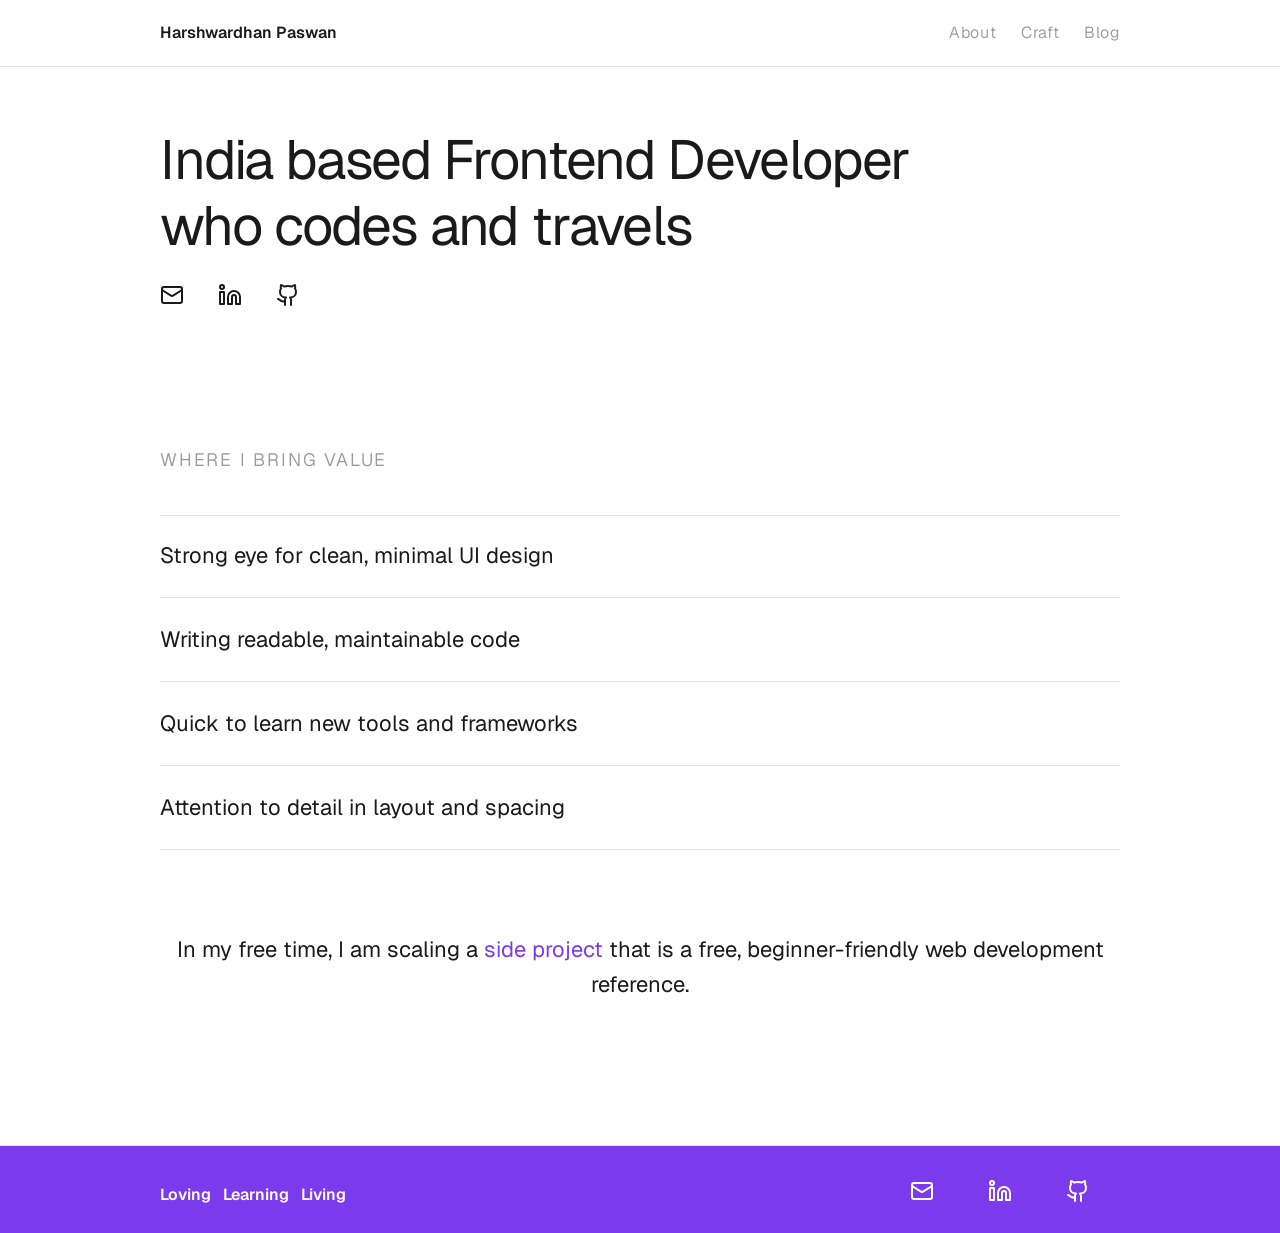
<file: index.html>
<!DOCTYPE html>
<html lang="en">
<head>
  <meta charset="UTF-8">
  <meta name="viewport" content="width=device-width, initial-scale=1.0">
  <meta name="description" content="Harshwardhan Paswan | Frontend Developer based in India">
  <meta name="author" content="Harshwardhan Paswan">
  <meta property="og:title" content="Harshwardhan Paswan | Frontend Developer">
  <meta property="og:description" content="Portfolio | Harshwardhan Paswan - Frontend Developer">
  <meta property="og:url" content="https://harshwardhanfromindia.github.io">
  <meta property="og:type" content="website">
  <link rel="preconnect" href="https://fonts.googleapis.com">
  <link rel="preconnect" href="https://fonts.gstatic.com" crossorigin>
  <link href="https://fonts.googleapis.com/css2?family=Geist:ital,wght@0,100..900;1,100..900&display=swap"
    rel="stylesheet">
  <title>Harshwardhan Paswan | Frontend Developer based in India</title>
  <link rel="stylesheet" href="style.css">
</head>
<body>
  <header>
    <nav>
      <a href="index.html" class="brand">Harshwardhan Paswan</a>
      <ul>
        <li><a href="about.html">About</a></li>
        <li><a href="craft.html">Craft</a></li>
        <li><a href="blog.html">Blog</a></li>
      </ul>
    </nav>
    <hr>
  </header>

  <main>
    <section id="intro">
      <h1>India based Frontend Developer<br>who codes and travels</h1>

      <div class="social-icons">
        <a href="mailto:harshwardhanfromindia@gmail.com" target="_blank" class="icons">
          <svg xmlns="http://www.w3.org/2000/svg" width="24" height="24" viewBox="0 0 24 24" fill="none"
            stroke="currentColor" stroke-width="2" stroke-linecap="round" stroke-linejoin="round">
            <rect width="20" height="16" x="2" y="4" rx="2" />
            <path d="m22 7-8.97 5.7a1.94 1.94 0 0 1-2.06 0L2 7" />
          </svg>
        </a>
        <a href="https://www.linkedin.com/in/harshwardhanfromindia/" target="_blank" class="icons">
          <svg xmlns="http://www.w3.org/2000/svg" width="24" height="24" viewBox="0 0 24 24" fill="none"
            stroke="currentColor" stroke-width="2" stroke-linecap="round" stroke-linejoin="round">
            <path d="M16 8a6 6 0 0 1 6 6v7h-4v-7a2 2 0 0 0-2-2 2 2 0 0 0-2 2v7h-4v-7a6 6 0 0 1 6-6z" />
            <rect width="4" height="12" x="2" y="9" />
            <circle cx="4" cy="4" r="2" />
          </svg>
        </a>
        <a href="https://github.com/harshwardhanfromIndia" target="_blank" class="icons"><svg
            xmlns="http://www.w3.org/2000/svg" width="24" height="24" viewBox="0 0 24 24" fill="none"
            stroke="currentColor" stroke-width="2" stroke-linecap="round" stroke-linejoin="round">
            <path
              d="M15 22v-4a4.8 4.8 0 0 0-1-3.5c3 0 6-2 6-5.5.08-1.25-.27-2.48-1-3.5.28-1.15.28-2.35 0-3.5 0 0-1 0-3 1.5-2.64-.5-5.36-.5-8 0C6 2 5 2 5 2c-.3 1.15-.3 2.35 0 3.5A5.403 5.403 0 0 0 4 9c0 3.5 3 5.5 6 5.5-.39.49-.68 1.05-.85 1.65-.17.6-.22 1.23-.15 1.85v4" />
            <path d="M9 18c-4.51 2-5-2-7-2" />
          </svg>
        </a>
      </div>
    </section>

    <!-- <section id="work">
      <h2>Selected Frontend Work</h2>

      <div class="project-card">
        <div class="project-text">
          <p>Hello!</p>
          <a href="#" target="_blank">Link</a>
        </div>
        <img src="" alt="" class="project-image">
      </div>

      <div class="project-card">
        <div class="project-text">
          <h3></h3>
          <p></p>
          <div class="project-links">
            <a href="#" target="_blank"></a>
            <a href="#" target="_blank"></a>
          </div>
        </div>
        <img src="" alt="" class="project-image">
      </div>
    </section> -->

    <section id="value">
      <h2>Where I bring value</h2>
      <hr>
      <div class="value-grid">
        <div class="value-item">
          <p>Strong eye for clean, minimal UI design</p>
        </div>
        <hr>
        <div class="value-item">
          <p>Writing readable, maintainable code</p>
        </div>
        <hr>
        <div class="value-item">
          <p>Quick to learn new tools and frameworks</p>
        </div>
        <hr>
        <div class="value-item">
          <p>Attention to detail in layout and spacing</p>
        </div>
        <hr>
      </div>
    </section>

    <!-- <section id="prototypes">
      <h2>I enjoy coding fun prototypes</h2>

      <div class="prototype-grid">
        <a href="#" class="prototype-card" target="_blank">
          <div class="prototype-preview"></div>
          <p></p>
        </a>
        <a href="#" class="prototype-card" target="_blank">
          <div class="prototype-preview"></div>
          <p></p>
        </a>
        <a href="#" class="prototype-card" target="_blank">
          <div class="prototype-preview"></div>
          <p></p>
        </a>
      </div>
    </section> -->

    <section id="freetime">
      <p>In my free time, I am scaling a <a href="https://harshwardhanfromindia.github.io/webappetizers/"
          id="side-project" target="_blank">side project</a> that is a free,
        beginner-friendly
        web development reference.</p>
    </section>
  </main>

  <footer>
    <hr>
    <div class="footer-inner">
      <nav>
        <p class="quote">Loving &nbsp;&nbsp;Learning &nbsp;&nbsp;Living</p>
        <ul>
          <li><a href="mailto:harshwardhanfromindia@gmail.com" target="_blank" class="icons">
              <svg xmlns="http://www.w3.org/2000/svg" width="24" height="24" viewBox="0 0 24 24" fill="none"
                stroke="currentColor" stroke-width="2" stroke-linecap="round" stroke-linejoin="round">
                <rect width="20" height="16" x="2" y="4" rx="2" />
                <path d="m22 7-8.97 5.7a1.94 1.94 0 0 1-2.06 0L2 7" />
              </svg>
            </a>
          </li>
          <li><a href="https://www.linkedin.com/in/harshwardhanfromindia/" target="_blank" class="icons">
              <svg xmlns="http://www.w3.org/2000/svg" width="24" height="24" viewBox="0 0 24 24" fill="none"
                stroke="currentColor" stroke-width="2" stroke-linecap="round" stroke-linejoin="round">
                <path d="M16 8a6 6 0 0 1 6 6v7h-4v-7a2 2 0 0 0-2-2 2 2 0 0 0-2 2v7h-4v-7a6 6 0 0 1 6-6z" />
                <rect width="4" height="12" x="2" y="9" />
                <circle cx="4" cy="4" r="2" />
              </svg>
            </a>
          </li>
          <li><a href="https://github.com/harshwardhanfromIndia" target="_blank" class="icons"><svg
                xmlns="http://www.w3.org/2000/svg" width="24" height="24" viewBox="0 0 24 24" fill="none"
                stroke="currentColor" stroke-width="2" stroke-linecap="round" stroke-linejoin="round">
                <path
                  d="M15 22v-4a4.8 4.8 0 0 0-1-3.5c3 0 6-2 6-5.5.08-1.25-.27-2.48-1-3.5.28-1.15.28-2.35 0-3.5 0 0-1 0-3 1.5-2.64-.5-5.36-.5-8 0C6 2 5 2 5 2c-.3 1.15-.3 2.35 0 3.5A5.403 5.403 0 0 0 4 9c0 3.5 3 5.5 6 5.5-.39.49-.68 1.05-.85 1.65-.17.6-.22 1.23-.15 1.85v4" />
                <path d="M9 18c-4.51 2-5-2-7-2" />
              </svg>
            </a>
          </li>
        </ul>
      </nav>
    </div>
  </footer>
</body>
</html>
</file>
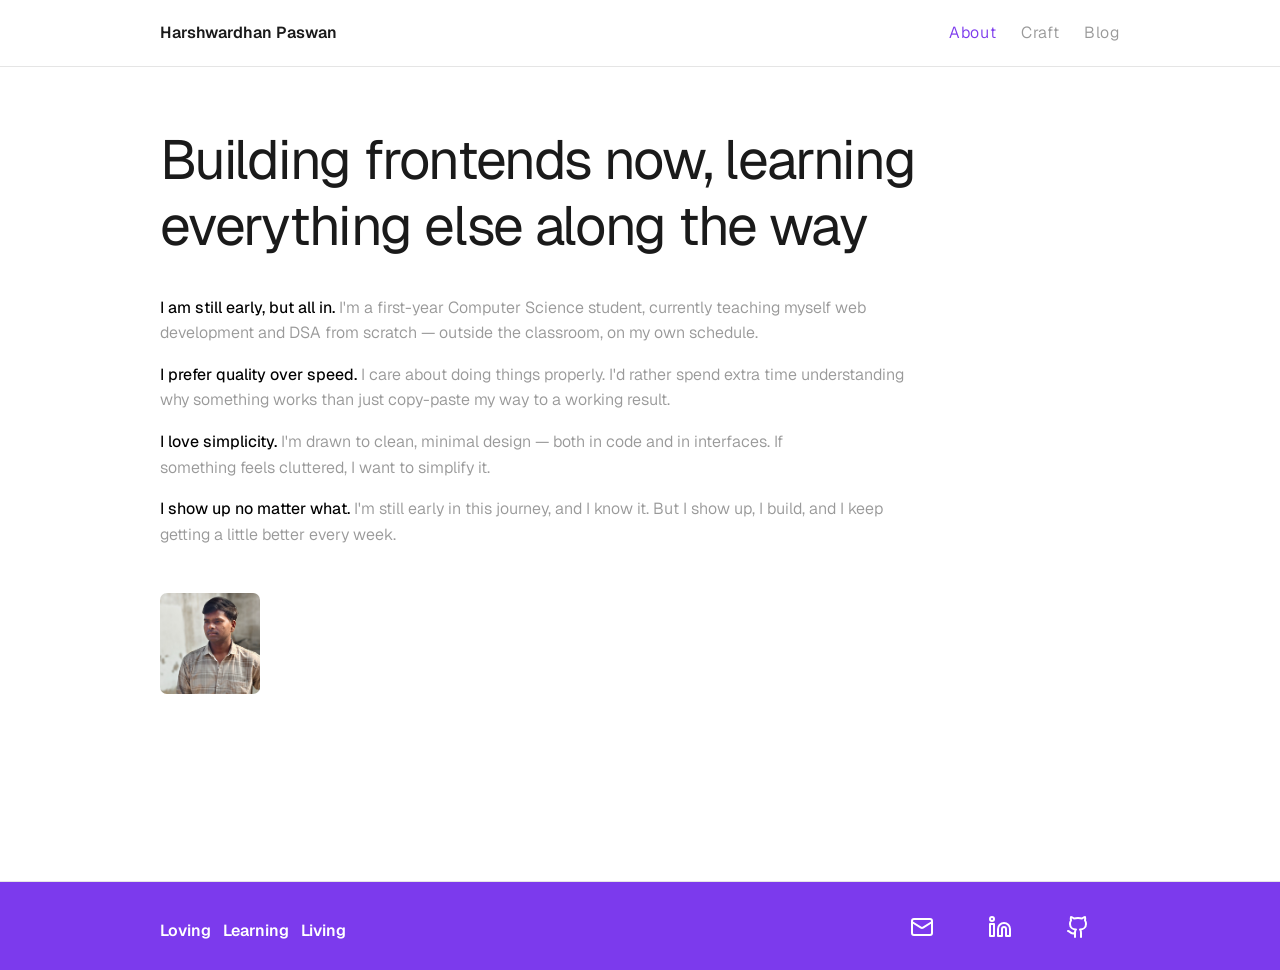
<file: about.html>
<!DOCTYPE html>
<html lang="en">
<head>
    <meta charset="UTF-8">
    <meta name="viewport" content="width=device-width, initial-scale=1.0">
    <meta name="description" content="Harshwardhan Paswan | Frontend Developer based in India">
    <meta name="author" content="Harshwardhan Paswan">
    <meta property="og:title" content="Harshwardhan Paswan | Frontend Developer">
    <meta property="og:description" content="Portfolio | Harshwardhan Paswan - Frontend Developer">
    <meta property="og:url" content="https://harshwardhanfromindia.github.io/about.html">
    <meta property="og:type" content="website">
    <link rel="preconnect" href="https://fonts.googleapis.com">
    <link rel="preconnect" href="https://fonts.gstatic.com" crossorigin>
    <link href="https://fonts.googleapis.com/css2?family=Geist:ital,wght@0,100..900;1,100..900&display=swap"
        rel="stylesheet">
    <title> About | Harshwardhan Paswan</title>
    <link rel="stylesheet" href="style.css">
</head>
<body>
    <header>
        <nav>
            <a href="index.html" class="brand">Harshwardhan Paswan</a>
            <ul>
                <li><a href="about.html" class="head-nav">About</a></li>
                <li><a href="craft.html">Craft</a></li>
                <li><a href="blog.html">Blog</a></li>
            </ul>
        </nav>
        <hr>
    </header>

    <main>
        <section id="intro-about">
            <h1>Building frontends now, learning everything else along the way</h1>
        </section>

        <section id="about">
            <div>
                <p><strong>I am still early, but all in.</strong> I'm a first-year Computer Science student, currently
                    teaching myself web <br>
                    development and DSA from scratch — outside the classroom, on my own schedule.</p>
            </div>

            <div>
                <p><strong>I prefer quality over speed.</strong> I care about doing things properly. I'd rather spend
                    extra time understanding <br>
                    why something works than just copy-paste my way to a working result.</p>
            </div>

            <div>
                <p><strong>I love simplicity.</strong> I'm drawn to clean, minimal design — both in code and in
                    interfaces.
                    If <br>something feels cluttered, I want to simplify it.</p>
            </div>

            <div>
                <p><strong>I show up no matter what.</strong> I'm still early in this journey, and I know it. But I show
                    up, I
                    build, and I keep <br>getting a little better every week.</p>
            </div>
        </section>

        <section id="pic">
            <img src="assets/image4.jpg" alt="pic" width="100">
        </section>

    </main>

    <footer>
        <hr>
        <div class=" footer-inner">
            <nav>
                <p class="quote">Loving &nbsp;&nbsp;Learning &nbsp;&nbsp;Living</p>
                <ul>
                    <li><a href="mailto:harshwardhanfromindia@gmail.com" target="_blank" class="icons">
                            <svg xmlns="http://www.w3.org/2000/svg" width="24" height="24" viewBox="0 0 24 24"
                                fill="none" stroke="currentColor" stroke-width="2" stroke-linecap="round"
                                stroke-linejoin="round">
                                <rect width="20" height="16" x="2" y="4" rx="2" />
                                <path d="m22 7-8.97 5.7a1.94 1.94 0 0 1-2.06 0L2 7" />
                            </svg>
                        </a>
                    </li>
                    <li><a href="https://www.linkedin.com/in/harshwardhanfromindia/" target="_blank" class="icons">
                            <svg xmlns="http://www.w3.org/2000/svg" width="24" height="24" viewBox="0 0 24 24"
                                fill="none" stroke="currentColor" stroke-width="2" stroke-linecap="round"
                                stroke-linejoin="round">
                                <path
                                    d="M16 8a6 6 0 0 1 6 6v7h-4v-7a2 2 0 0 0-2-2 2 2 0 0 0-2 2v7h-4v-7a6 6 0 0 1 6-6z" />
                                <rect width="4" height="12" x="2" y="9" />
                                <circle cx="4" cy="4" r="2" />
                            </svg>
                        </a>
                    </li>
                    <li><a href="https://github.com/harshwardhanfromIndia" target="_blank" class="icons"><svg
                                xmlns="http://www.w3.org/2000/svg" width="24" height="24" viewBox="0 0 24 24"
                                fill="none" stroke="currentColor" stroke-width="2" stroke-linecap="round"
                                stroke-linejoin="round">
                                <path
                                    d="M15 22v-4a4.8 4.8 0 0 0-1-3.5c3 0 6-2 6-5.5.08-1.25-.27-2.48-1-3.5.28-1.15.28-2.35 0-3.5 0 0-1 0-3 1.5-2.64-.5-5.36-.5-8 0C6 2 5 2 5 2c-.3 1.15-.3 2.35 0 3.5A5.403 5.403 0 0 0 4 9c0 3.5 3 5.5 6 5.5-.39.49-.68 1.05-.85 1.65-.17.6-.22 1.23-.15 1.85v4" />
                                <path d="M9 18c-4.51 2-5-2-7-2" />
                            </svg>
                        </a>
                    </li>
                </ul>
            </nav>
        </div>
    </footer>
</body>
</file>
<file: style.css>
* {
  box-sizing: border-box;
}

body {
  background-color: #fff;
  margin: 0;
  padding: 0;
  line-height: 1.6;
  letter-spacing: 0;
  font-family: Geist, sans-serif;
  color: #1a1a1a;
}

header,
main,
footer .footer-inner {
  max-width: 1000px;
  margin-left: auto;
  margin-right: auto;
  padding: 0 20px;
}

main {
  background-color: #ffffff;
  border-radius: 24px 24px;
  position: relative;
  z-index: 1;
}

/* header */
header {
  position: sticky;
  top: 0;
  background-color: #fff;
  z-index: 100;
  max-width: 100%;
  padding: 0;
}

header nav {
  max-width: 1000px;
  margin: 0 auto;
  padding: 20px;
}

header nav ul a {
  font-weight: 350;
  color: #999999;
  letter-spacing: 0.05em;
}

.brand {
  font-weight: 600;
}

.brand:hover {
  color: inherit;
}

.head-nav {
  color: #7c3aed;
}

hr {
  border: none;
  border-top: 1px solid #e5e5e5;
  margin: 0;
}

/* Nav */
nav {
  display: flex;
  justify-content: space-between;
  align-items: center;
  padding-top: 20px;
  padding-bottom: 10px;
  font-weight: 400;
}

nav ul {
  display: flex;
  gap: 24px;
}

ul {
  list-style: none;
  padding: 0;
  margin: 0;
}

li a {
  text-decoration: none;
  color: inherit;
}

a {
  color: inherit;
  text-decoration: none;
}

a:hover {
  color: black;
}

nav li > a:hover {
  text-decoration: none;
}

footer li a:hover {
  text-decoration: underline;
}

/* Intro section */
#intro {
  padding-top: 60px;
  padding-bottom: 60px;
  line-height: 1.2;
}

#intro-about h1 {
  margin-bottom: 0;
  line-height: 1.2;
}

h1 {
  font-size: clamp(32px, 5vw, 55px);
  font-weight: 400;
  letter-spacing: -0.03em;
  margin: 0;
}

.social-icons {
  margin-top: 24px;
}

.icons {
  padding-right: 30px;
}

.icons svg {
  width: 24px;
  height: 24px;
}

/* Section spacing */
section {
  padding-top: 60px;
}

section h2 {
  font-size: 18px;
  font-weight: 350;
  letter-spacing: 0.1em;
  text-transform: uppercase;
  color: #999999;
  margin-bottom: 40px;
}

/* Work section */
.project-card {
  display: flex;
  flex-direction: column;
  gap: 16px;
  margin-bottom: 80px;
}

.project-card:last-child {
  border-bottom: none;
}

.project-text {
  flex: 1;
}

.project-text h3 {
  font-weight: 500;
  font-size: 20px;
  margin-bottom: 8px;
}

.project-text p {
  font-size: 18px;
  color: #1a1a1a;
  max-width: 500px;
  font-weight: 400;
}

.project-links {
  display: flex;
  gap: 16px;
  font-weight: 500;
}

.project-links a {
  text-decoration: underline;
  font-size: 15px;
}

.project-image {
  width: 100%;
  height: auto;
  border-radius: 12px;
  border: none;
}

/* Value section */
.value-grid {
  display: flex;
  flex-direction: column;
  gap: 2px;
}

.value-item p {
  font-size: 22px;
  color: #1a1a1a;
}

.value-item h3 {
  display: none;
}

/* Prototypes section */
.prototype-grid {
  display: grid;
  grid-template-columns: repeat(4, 1fr);
  gap: 12px;
}

.prototype-preview {
  background-color: #f5f5f5;
  border: none;
  aspect-ratio: 1;
}

/* About section */
#about {
  padding-top: 20px;
}

#about p {
  color: #999999;
  font-weight: 350;
}

strong {
  font-weight: 450;
  color: black;
}

#pic {
  padding-top: 30px;
  padding-bottom: 120px;
}

#pic img {
  border-radius: 7px;
}

/* Freetime */
#freetime {
  text-align: center;
  padding-top: 60px;
  padding-bottom: 60px;
  font-size: 22px;
}

#freetime a:hover {
  text-decoration: underline;
}

#side-project {
  color: #7c3aed;
}

/* Footer */
footer {
  background-color: #7c3aed;
  color: white;
  margin-top: 60px;
}

.footer-inner {
  padding: 30px 30px;
}

.quote {
  font-weight: 600;
}

footer a:hover {
  color: white;
  text-decoration: underline;
}

/* Selection */
::selection {
  background-color: #7c3aed;
  color: #ffffff;
}

/* Responsive */
@media (max-width: 700px) {
  .project-card {
    flex-direction: column-reverse;
  }

  .project-image {
    width: 100%;
    height: 200px;
  }

  .value-grid,
  .prototype-grid {
    grid-template-columns: 1fr;
  }
}
</file>
